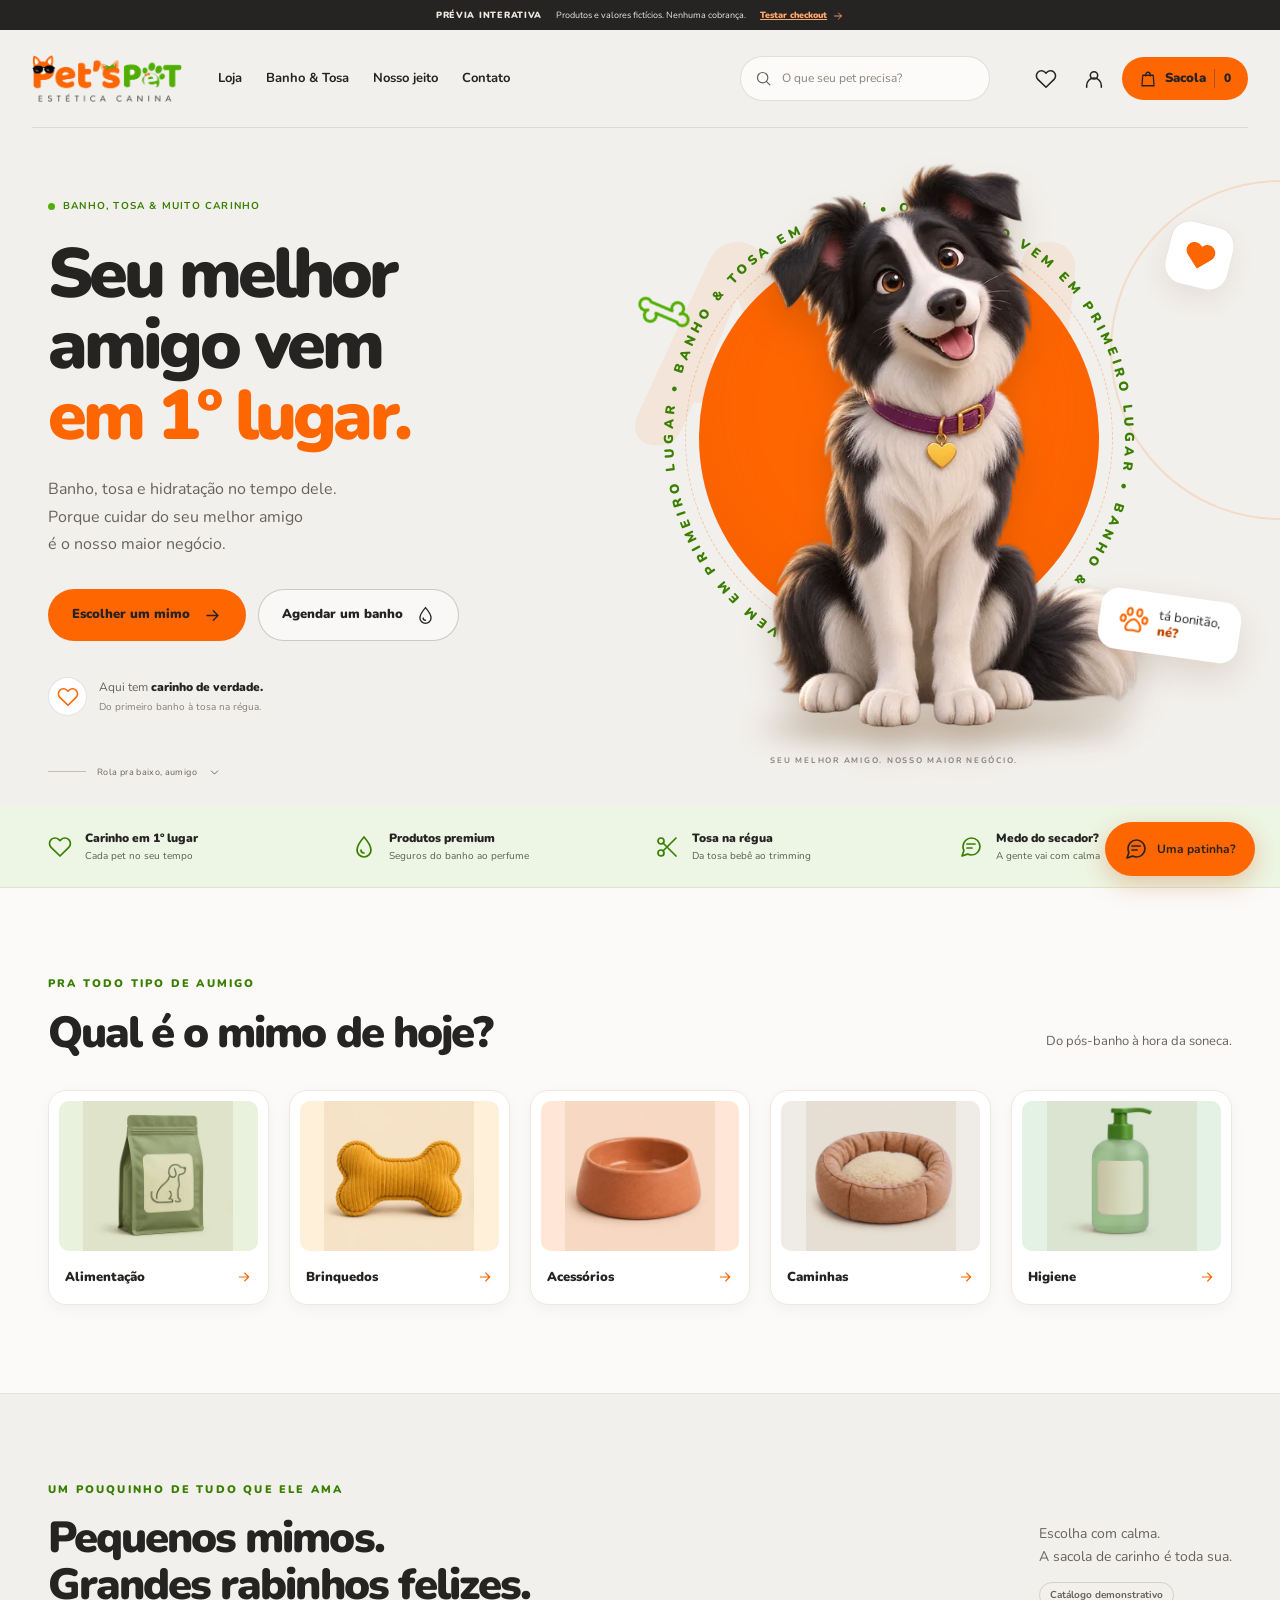
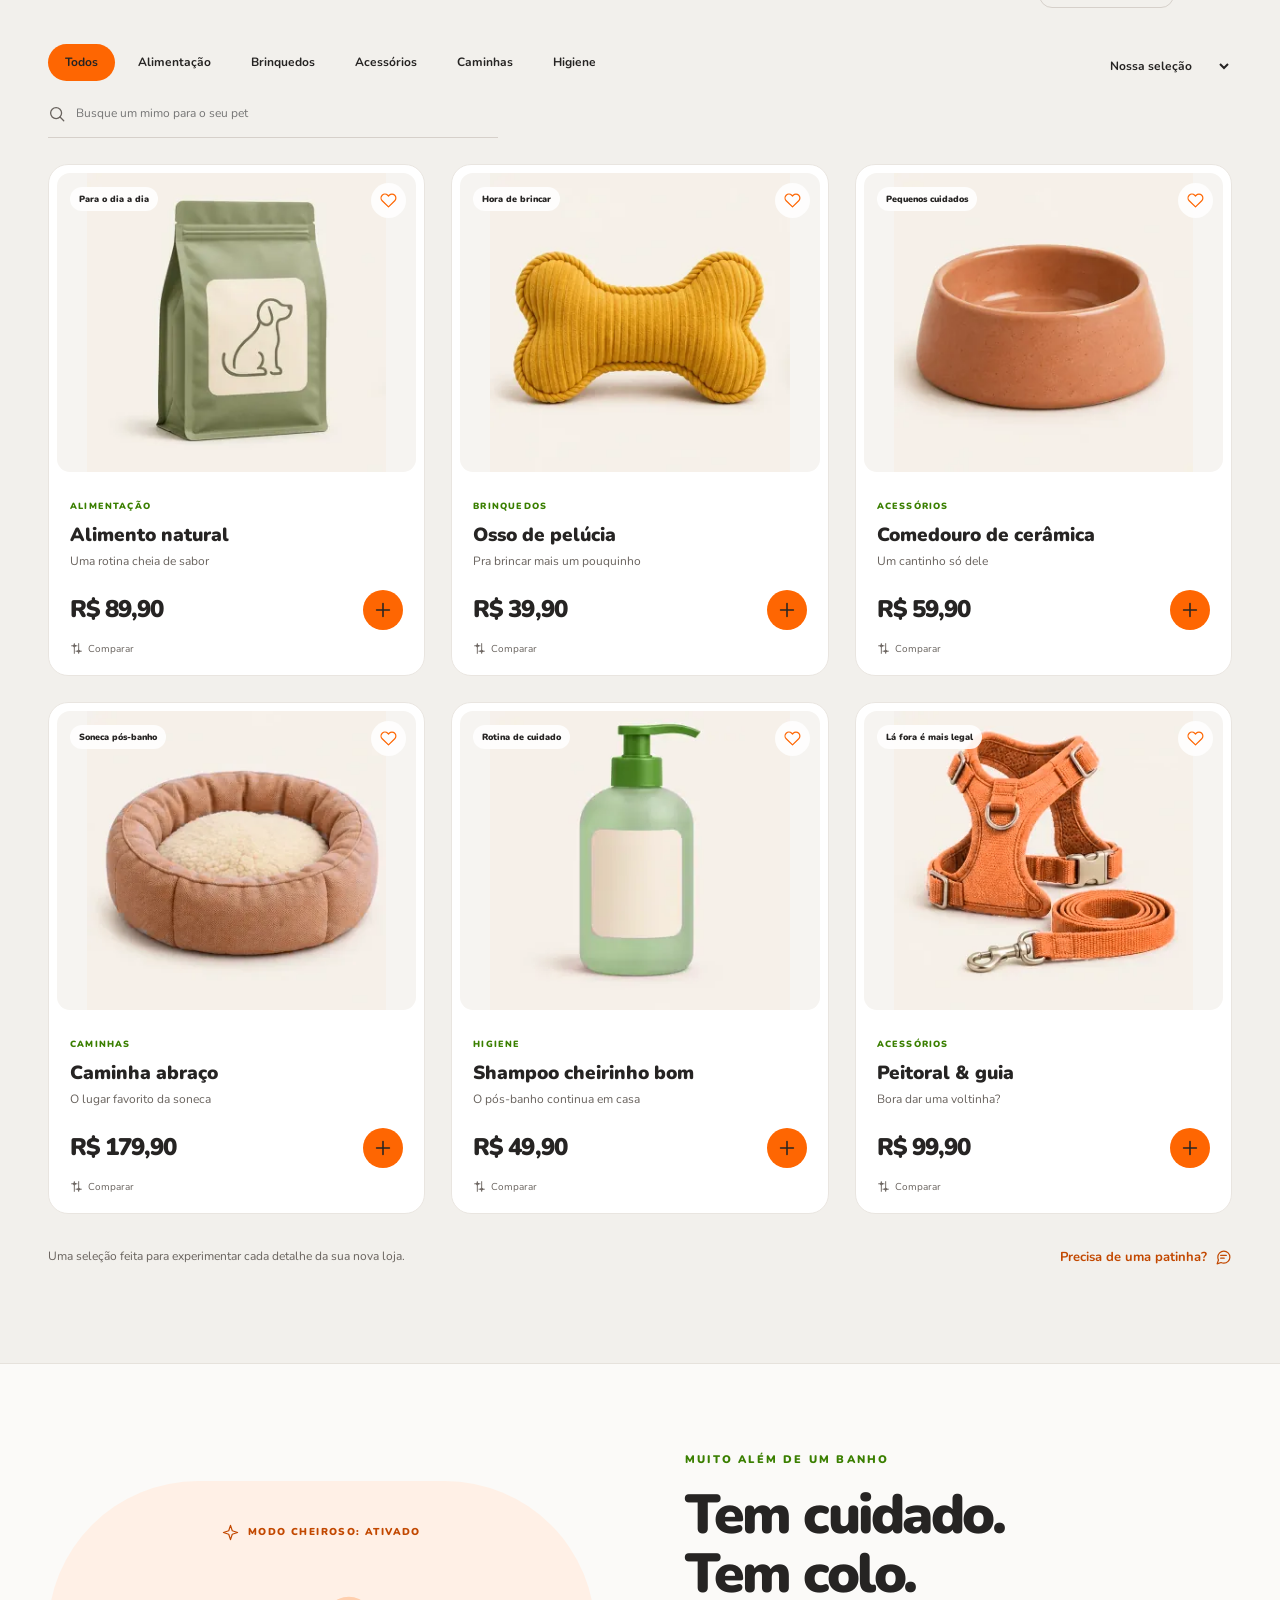
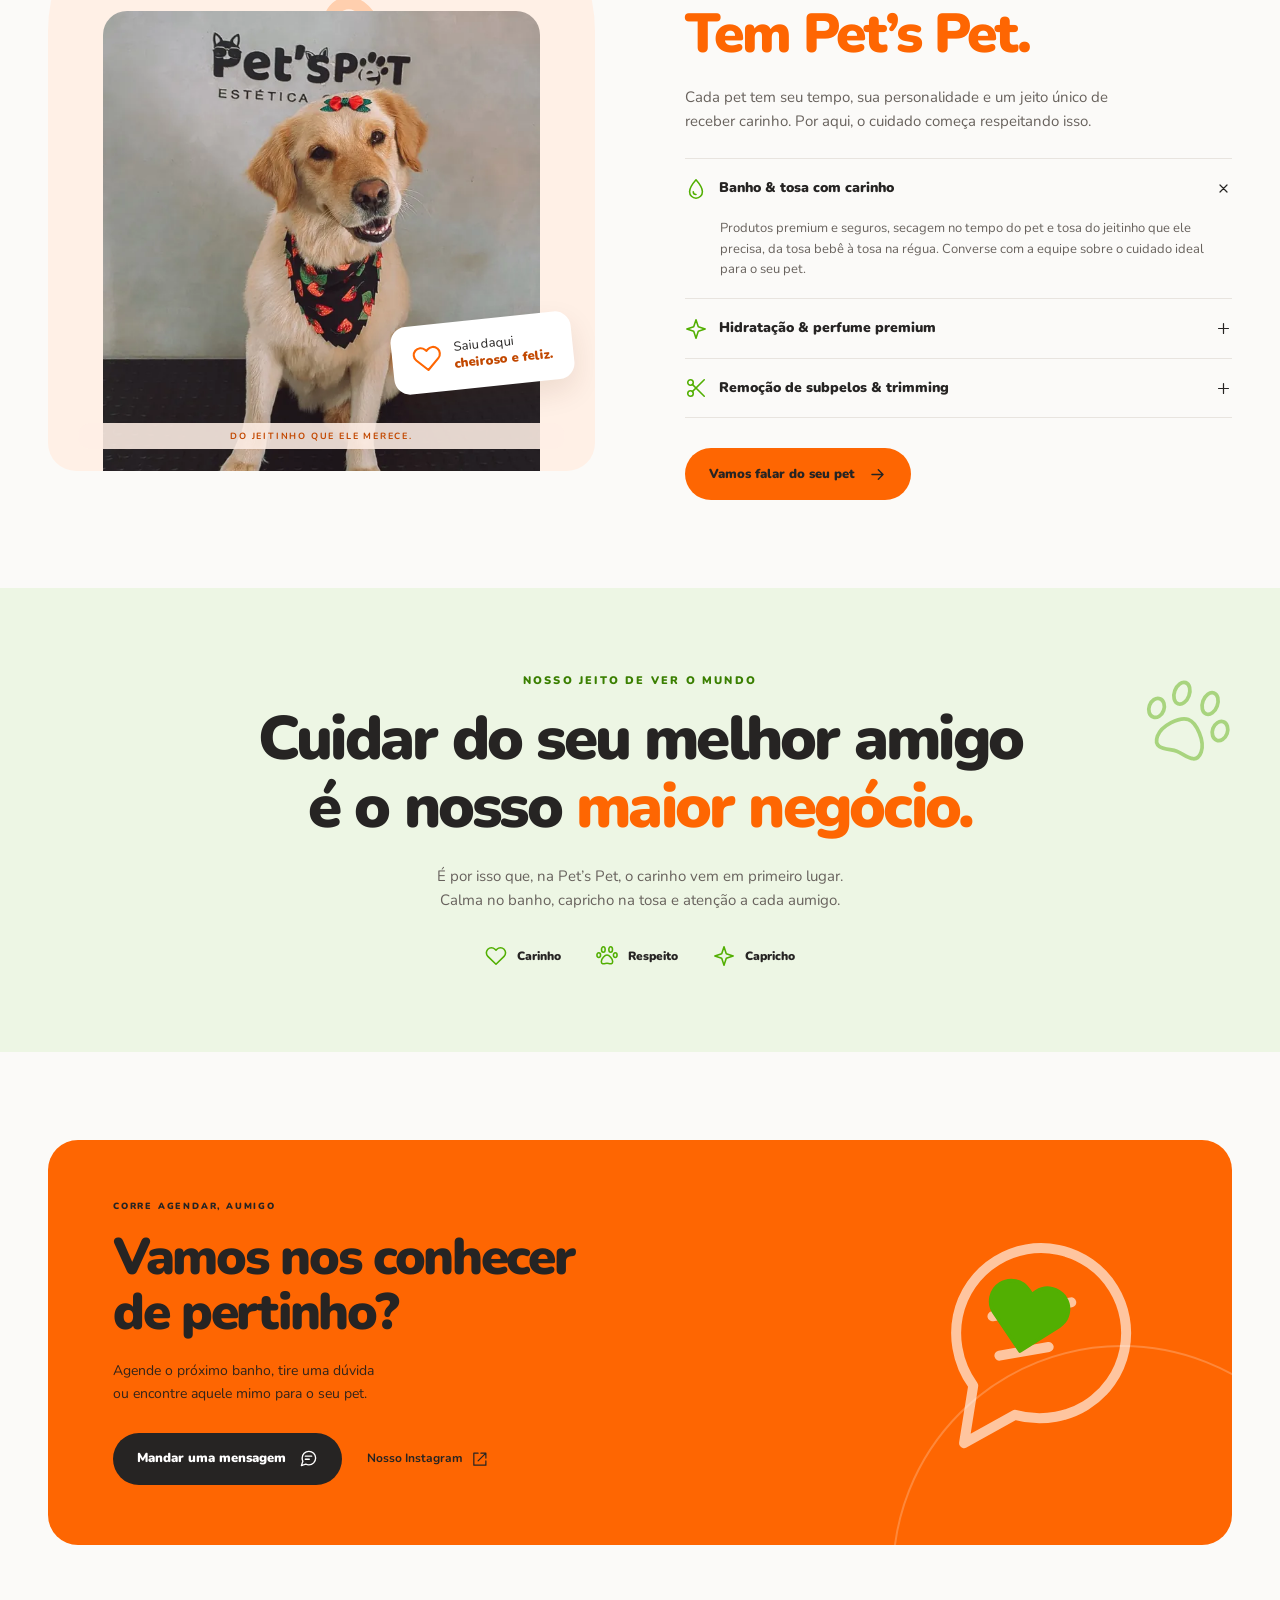
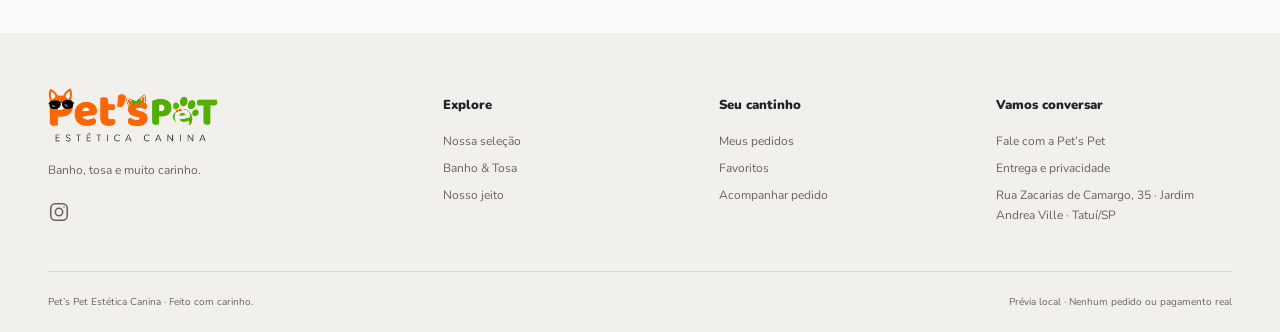
<file: index.html>
<!doctype html>
<html lang="pt-BR">
<head>
  <meta charset="UTF-8"><meta name="viewport" content="width=device-width, initial-scale=1">
  <meta name="description" content="Pet’s Pet Estética Canina, em Tatuí. Banho, tosa e muito carinho. Conheça nosso jeito de cuidar e explore a prévia da loja.">
  <meta name="theme-color" content="#fe6602"><title>Pet’s Pet — Banho, tosa e muito carinho em Tatuí</title>
  <link rel="icon" href="assets/favicon.svg" type="image/svg+xml"><link rel="stylesheet" href="styles.css">
  <link rel="preload" as="image" href="assets/optimized/mascote-778.b80c62d1c0.webp" imagesrcset="assets/optimized/mascote-560.1f71710907.webp 560w, assets/optimized/mascote-778.b80c62d1c0.webp 778w" imagesizes="(max-width: 680px) calc(76vw - 30.4px), (max-width: 960px) 340px, (min-width: 1500px) 520px, 440px" fetchpriority="high"><link rel="preload" as="font" href="assets/optimized/nunito-900.e92326bba0.woff2" type="font/woff2" crossorigin>
  <script defer src="data.js"></script><script defer src="shared.js"></script><script defer src="app.js"></script><script defer src="hero-face.js"></script>
</head>
<body>
  <a class="skip-link" href="#conteudo">Pular para o conteúdo</a>
  <div class="preview-bar">PRÉVIA INTERATIVA <span>Produtos e valores fictícios. Nenhuma cobrança.</span><a href="checkout.html">Testar checkout <span data-icon="arrow"></span></a></div>
  <main id="conteudo">
  <div class="hero-shell">
    <header class="site-header">
      <a class="brand" href="index.html" aria-label="Pet’s Pet Estética Canina — início"><img src="assets/logo-petspet.webp" width="150" height="48" alt="Pet’s Pet Estética Canina"></a>
      <nav class="desktop-nav" aria-label="Navegação principal"><a href="#loja">Loja</a><a href="#cuidados">Banho & Tosa</a><a href="#jeito-petspet">Nosso jeito</a><button data-action="contact">Contato</button></nav>
      <form class="header-search" role="search" id="header-search"><label class="sr-only" for="search-header">Buscar na loja</label><span data-icon="search"></span><input id="search-header" type="search" placeholder="O que seu pet precisa?"><button type="submit" class="sr-only">Buscar</button></form>
      <div class="header-actions"><button class="icon-btn header-extra" data-action="favorites" aria-label="Meus favoritos"><span data-icon="heart"></span></button><button class="icon-btn header-extra" data-action="account" aria-label="Meus pedidos"><span data-icon="user"></span></button><button class="bag-button" data-action="cart" aria-label="Abrir sacola"><span data-icon="bag"></span><span class="bag-label">Sacola</span><span class="cart-count" data-cart-count>0</span></button><button class="icon-btn menu-toggle" id="menu-toggle" aria-label="Abrir menu" aria-expanded="false" aria-controls="mobile-menu"><span data-icon="menu"></span></button></div>
    </header>
    <nav id="mobile-menu" class="mobile-menu" aria-label="Menu celular" hidden><a href="#loja">Explorar a loja <span data-icon="arrow"></span></a><a href="#cuidados">Banho & Tosa <span data-icon="water"></span></a><a href="#jeito-petspet">Nosso jeito <span data-icon="heart"></span></a><button data-action="favorites">Favoritos <span data-icon="heart"></span></button><button data-action="account">Meus pedidos <span data-icon="box"></span></button><button data-action="contact">Vamos conversar <span data-icon="chat"></span></button></nav>
      <section class="hero container" aria-labelledby="hero-title">
        <div class="hero-copy"><div class="hero-kicker"><span class="tiny-dot"></span> BANHO, TOSA & MUITO CARINHO</div><h1 id="hero-title">Seu melhor<br>amigo vem<br><span>em 1º lugar.</span></h1><p>Banho, tosa e hidratação no tempo dele.<br>Porque cuidar do seu melhor amigo<br class="desktop-break"> é o nosso maior negócio.</p><div class="hero-buttons"><a href="#loja" class="btn accent">Escolher um mimo <span data-icon="arrow"></span></a><button class="btn hero-secondary" data-action="contact" data-subject="Quero agendar um banho">Agendar um banho <span data-icon="water"></span></button></div><div class="hero-signature"><span class="signature-icon" data-icon="heart"></span><span>Aqui tem <strong>carinho de verdade.</strong><small>Do primeiro banho à tosa na régua.</small></span></div></div>
        <div class="hero-art" id="hero-art"><span class="hero-word" aria-hidden="true">AU!</span><div class="hero-circle" aria-hidden="true"><svg class="hero-ring" viewBox="0 0 496 496" focusable="false"><defs><path id="hero-ring-path" d="M248 22a226 226 0 1 1 0 452a226 226 0 1 1 0-452"/></defs><text><textPath href="#hero-ring-path" textLength="1410" lengthAdjust="spacing">O CARINHO VEM EM PRIMEIRO LUGAR • BANHO &amp; TOSA EM TATUÍ • O CARINHO VEM EM PRIMEIRO LUGAR • BANHO &amp; TOSA EM TATUÍ •</textPath></text></svg></div><div class="mascot-wrap"><img class="mascot" src="assets/optimized/mascote-778.b80c62d1c0.webp" srcset="assets/optimized/mascote-560.1f71710907.webp 560w, assets/optimized/mascote-778.b80c62d1c0.webp 778w" sizes="(max-width: 680px) calc(76vw - 30.4px), (max-width: 960px) 340px, (min-width: 1500px) 520px, 440px" decoding="async" width="778" height="1000" alt="Mascote ilustrado da Pet’s Pet: um cachorro preto e branco com coleira roxa e pingente de coração" fetchpriority="high"></div><span class="mascot-shadow" aria-hidden="true"></span><span class="floating-bone" data-icon="bone" aria-hidden="true"></span><span class="orbit-heart" data-icon="heart" aria-hidden="true"></span><div class="hero-sticker"><span data-icon="paw"></span><span>tá bonitão,<br><strong>né?</strong></span></div><span class="art-caption">SEU MELHOR AMIGO. NOSSO MAIOR NEGÓCIO.</span></div>
        <a href="#categorias" class="scroll-cue"><span class="scroll-line"></span> Rola pra baixo, aumigo <span data-icon="down"></span></a>
      </section>
  </div>
      <div class="care-strip"><div class="container care-strip-grid"><div><span data-icon="heart"></span><span><strong>Carinho em 1º lugar</strong><small>Cada pet no seu tempo</small></span></div><div><span data-icon="water"></span><span><strong>Produtos premium</strong><small>Seguros do banho ao perfume</small></span></div><div><span data-icon="scissors"></span><span><strong>Tosa na régua</strong><small>Da tosa bebê ao trimming</small></span></div><div><span data-icon="chat"></span><span><strong>Medo do secador?</strong><small>A gente vai com calma</small></span></div></div></div>
      <section class="section container categories-section" id="categorias"><div class="section-heading reveal"><div><p class="eyebrow">PRA TODO TIPO DE AUMIGO</p><h2>Qual é o mimo de hoje?</h2></div><p>Do pós-banho à hora da soneca.</p></div><div class="category-grid" id="category-grid"></div></section>
      <section class="shop-section section" id="loja"><div class="container"><div class="section-heading reveal"><div><p class="eyebrow">UM POUQUINHO DE TUDO QUE ELE AMA</p><h2>Pequenos mimos.<br>Grandes rabinhos felizes.</h2></div><div class="shop-intro"><p>Escolha com calma.<br>A sacola de carinho é toda sua.</p><span class="demo-pill">Catálogo demonstrativo</span></div></div><div class="shop-toolbar"><div class="filter-tabs" id="filter-tabs" role="group" aria-label="Filtrar produtos"></div><label class="sort-label"><span class="sr-only">Ordenar produtos</span><select id="sort-products"><option value="featured">Nossa seleção</option><option value="price-asc">Menor preço</option><option value="price-desc">Maior preço</option><option value="name">Nome: A–Z</option></select></label></div><div class="catalog-search"><span data-icon="search"></span><label class="sr-only" for="catalog-query">Pesquisar produtos</label><input type="search" id="catalog-query" placeholder="Busque um mimo para o seu pet"><button id="clear-search" class="text-btn" hidden>Limpar</button></div><p id="results-status" class="sr-only" role="status"></p><div class="product-grid" id="product-grid"></div><div class="shop-bottom"><p>Uma seleção feita para experimentar cada detalhe da sua nova loja.</p><button class="text-btn" data-action="contact">Precisa de uma patinha? <span data-icon="chat"></span></button></div></div></section>
      <section class="care-story section" id="cuidados"><div class="container care-layout"><div class="care-art reveal"><div class="care-art-label"><span data-icon="sparkle"></span> MODO CHEIROSO: ATIVADO</div><div class="care-paw" aria-hidden="true" data-icon="paw"></div><img src="assets/optimized/salao-960.68bfaf053a.webp" srcset="assets/optimized/salao-640.d8cee1eb43.webp 640w, assets/optimized/salao-960.68bfaf053a.webp 960w" sizes="(max-width: 680px) calc(80vw - 32px), 450px" decoding="async" width="960" height="1200" loading="lazy" alt="Golden retriever de bandana e lacinho sentado na mesa de tosa, em frente ao letreiro Pet’s Pet Estética Canina" class="care-dog care-photo"><div class="care-floating-note"><span data-icon="heart"></span><span>Saiu daqui<br><strong>cheiroso e feliz.</strong></span></div><span class="care-art-bottom">DO JEITINHO QUE ELE MERECE.</span></div><div class="care-copy"><p class="eyebrow reveal">MUITO ALÉM DE UM BANHO</p><h2 class="reveal">Tem cuidado.<br>Tem colo.<br><span>Tem Pet’s Pet.</span></h2><p class="reveal">Cada pet tem seu tempo, sua personalidade e um jeito único de receber carinho. Por aqui, o cuidado começa respeitando isso.</p><div class="service-accordion"><details open class="reveal"><summary><span data-icon="water"></span> Banho & tosa com carinho <span class="accordion-plus" data-icon="plus"></span></summary><p>Produtos premium e seguros, secagem no tempo do pet e tosa do jeitinho que ele precisa, da tosa bebê à tosa na régua. Converse com a equipe sobre o cuidado ideal para o seu pet.</p></details><details class="reveal"><summary><span data-icon="sparkle"></span> Hidratação & perfume premium <span class="accordion-plus" data-icon="plus"></span></summary><p>O toque final do banho: hidratação para os pelos e aquele cheirinho que dura. A equipe explica as opções para cada tipo de pelagem.</p></details><details class="reveal"><summary><span data-icon="scissors"></span> Remoção de subpelos & trimming <span class="accordion-plus" data-icon="plus"></span></summary><p>Para pelagens que soltam muito, como golden, spitz e pastor. Consulte a equipe sobre avaliação e frequência: cada pelagem merece atenção individual.</p></details></div><button class="btn primary reveal" data-action="contact" data-subject="Quero saber mais sobre banho e tosa">Vamos falar do seu pet <span data-icon="arrow"></span></button></div></div></section>
      <section class="philosophy" id="jeito-petspet"><div class="container philosophy-content"><p class="eyebrow reveal">NOSSO JEITO DE VER O MUNDO</p><h2 class="reveal">Cuidar do seu melhor amigo<br>é o nosso <span>maior negócio.</span></h2><p class="reveal">É por isso que, na Pet’s Pet, o carinho vem em primeiro lugar. <br>Calma no banho, capricho na tosa e atenção a cada aumigo.</p><div class="philosophy-icons reveal"><span><i data-icon="heart"></i> Carinho</span><span><i data-icon="paw"></i> Respeito</span><span><i data-icon="sparkle"></i> Capricho</span></div><span class="philosophy-doodle" data-icon="paw" aria-hidden="true"></span></div></section>
      <section class="visit-section section container"><div class="visit-card reveal"><div><p class="eyebrow">CORRE AGENDAR, AUMIGO</p><h2>Vamos nos conhecer<br>de pertinho?</h2><p>Agende o próximo banho, tire uma dúvida<br class="desktop-break"> ou encontre aquele mimo para o seu pet.</p><div class="visit-actions"><button class="btn accent" data-action="contact">Mandar uma mensagem <span data-icon="chat"></span></button><a class="text-btn" href="https://www.instagram.com/pets.pet_/" target="_blank" rel="noopener">Nosso Instagram <span data-icon="external"></span></a></div></div><div class="visit-symbol" aria-hidden="true"><span data-icon="chat"></span><span data-icon="heart"></span></div></div></section>
    </main>
    <footer class="footer"><div class="container footer-grid"><div><a class="brand footer-brand" href="index.html"><img src="assets/logo-petspet.webp" width="170" height="54" alt="Pet’s Pet Estética Canina"></a><p>Banho, tosa e muito carinho.</p><a class="footer-social" href="https://www.instagram.com/pets.pet_/" target="_blank" rel="noopener" aria-label="Pet’s Pet no Instagram"><span data-icon="instagram"></span></a></div><div><h3>Explore</h3><a href="#loja">Nossa seleção</a><a href="#cuidados">Banho & Tosa</a><a href="#jeito-petspet">Nosso jeito</a></div><div><h3>Seu cantinho</h3><button data-action="account">Meus pedidos</button><button data-action="favorites">Favoritos</button><button data-action="tracking">Acompanhar pedido</button></div><div><h3>Vamos conversar</h3><button data-action="contact">Fale com a Pet’s Pet</button><button data-action="policies">Entrega e privacidade</button><span>Rua Zacarias de Camargo, 35 · Jardim Andrea Ville · Tatuí/SP</span></div></div><div class="container footer-bottom"><span>Pet’s Pet Estética Canina · Feito com carinho.</span><span>Prévia local · Nenhum pedido ou pagamento real</span></div></footer>
    <div class="compare-bar" id="compare-bar" hidden><span id="compare-count"></span><button class="btn primary compact" data-action="compare-open">Comparar <span data-icon="compare"></span></button><button class="icon-btn" aria-label="Limpar comparação" data-action="compare-clear"><span data-icon="close"></span></button></div>
    <button class="floating-contact" data-action="contact" aria-label="Conversar com a Pet’s Pet"><span class="contact-symbol" data-icon="chat"></span><span>Uma patinha?</span></button><div class="scroll-progress" id="scroll-progress" aria-hidden="true"></div>
    <noscript><div class="notice">Ative JavaScript para usar a loja, o carrinho e o checkout demonstrativos.</div></noscript>
</body>
</html>
</file>
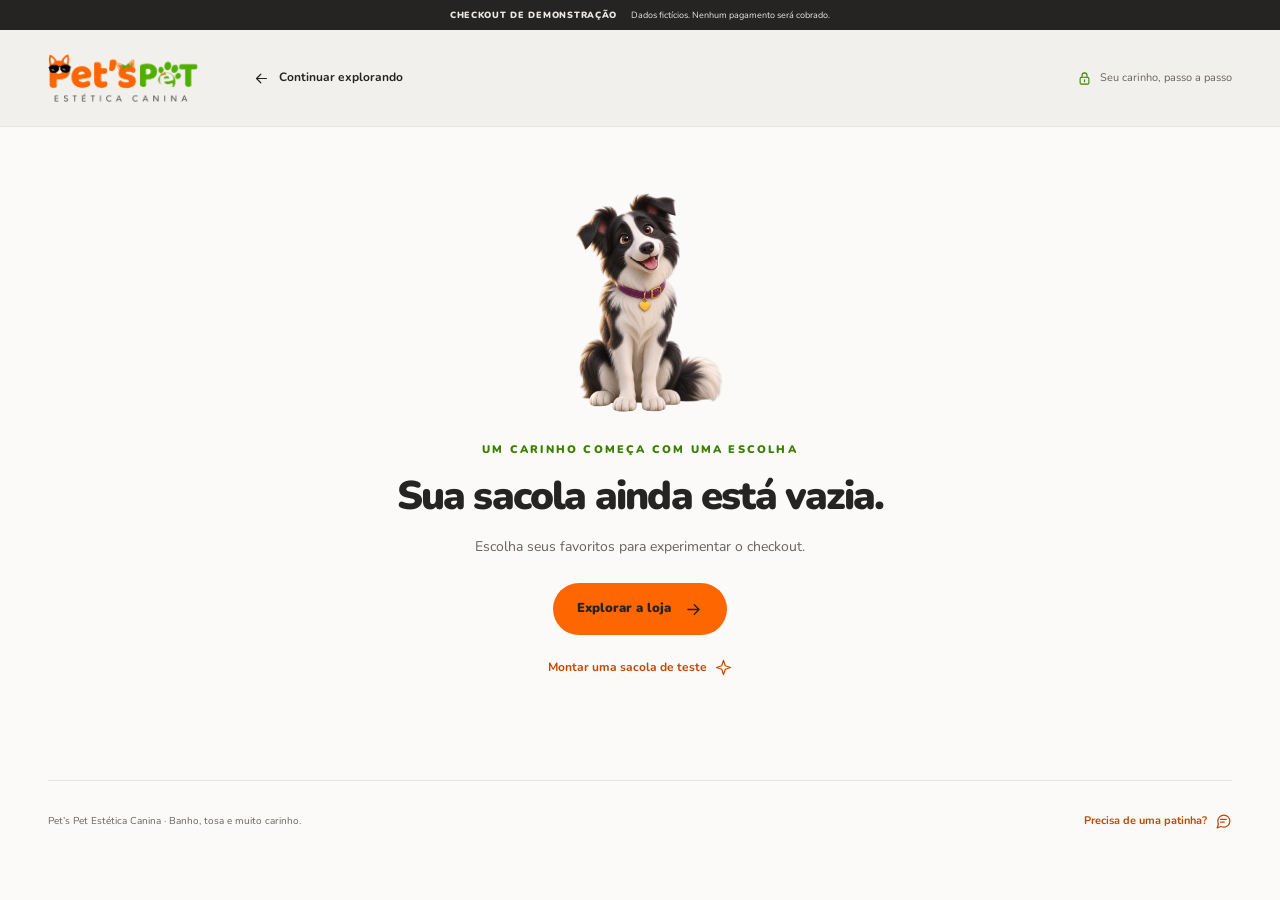
<file: checkout.html>
<!doctype html>
<html lang="pt-BR">
<head><meta charset="UTF-8"><meta name="viewport" content="width=device-width, initial-scale=1"><meta name="theme-color" content="#fe6602"><meta name="robots" content="noindex"><title>Seu próximo carinho — Checkout Pet’s Pet</title><link rel="icon" href="assets/favicon.svg" type="image/svg+xml"><link rel="stylesheet" href="styles.css"><link rel="stylesheet" href="checkout.css"><script defer src="data.js"></script><script defer src="shared.js"></script><script defer src="checkout.js"></script></head>
<body class="checkout-page"><a class="skip-link" href="#checkout-main">Pular para o checkout</a><div class="preview-bar">CHECKOUT DE DEMONSTRAÇÃO <span>Dados fictícios. Nenhum pagamento será cobrado.</span></div><header class="checkout-header"><div class="container"><a href="index.html" class="brand" aria-label="Voltar para a Pet’s Pet"><img src="assets/logo-petspet.webp" alt="Pet’s Pet Estética Canina" width="150" height="48"></a><a class="checkout-back" href="index.html#loja"><span data-icon="back"></span> Continuar explorando</a><span class="checkout-header-note"><span data-icon="lock"></span> Seu carinho, passo a passo</span></div></header>
<main class="container checkout-main" id="checkout-main"><div id="checkout-content"></div></main>
<footer class="checkout-footer container"><span>Pet’s Pet Estética Canina · Banho, tosa e muito carinho.</span><button class="text-btn" data-action="contact">Precisa de uma patinha? <span data-icon="chat"></span></button></footer><noscript><div class="notice">Ative JavaScript para testar o checkout.</div></noscript></body>
</html>
</file>
<file: styles.css>
@font-face{font-family:Nunito;src:url('assets/optimized/nunito-400.3cd46d4da4.woff2') format('woff2');font-style:normal;font-weight:400 600;font-display:swap}
@font-face{font-family:Nunito;src:url('assets/optimized/nunito-700.59014c8977.woff2') format('woff2');font-style:normal;font-weight:700 800;font-display:swap}
@font-face{font-family:Nunito;src:url('assets/optimized/nunito-900.e92326bba0.woff2') format('woff2');font-style:normal;font-weight:900;font-display:swap}
:root{--orange:#fe6602;--orange-dark:#ee5a00;--orange-ink:#c24800;--green:#52af02;--green-dark:#469600;--green-ink:#3a7f00;--ink:#262423;--muted:#68625d;--cream:#fbfaf8;--cloud:#f2f0ec;--peach:#fff0e6;--mint:#edf6e4;--line:#e8e4df;--white:#fff;--ease:cubic-bezier(.2,.75,.25,1)}
*,*::before,*::after{box-sizing:border-box}html{scroll-behavior:smooth;scroll-padding-top:30px}body{margin:0;font-family:Nunito,Arial,sans-serif;color:var(--ink);background:var(--cream);font-size:16px;line-height:1.6;-webkit-font-smoothing:antialiased}button,input,select,textarea{font:inherit}button,a,input,select,textarea{-webkit-tap-highlight-color:transparent}button{cursor:pointer}button{border:0;background:none;color:inherit}a{color:inherit;text-decoration:none}img{max-width:100%;display:block}button:disabled{opacity:.4;cursor:not-allowed}h1,h2,h3,h4,p{margin:0}h1,h2,h3{line-height:1.08}h1,h2{font-weight:900;letter-spacing:-.045em}h2{font-size:clamp(32px,3.4vw,48px)}p{color:var(--muted)}button:focus-visible,a:focus-visible{outline:3px solid var(--orange);outline-offset:5px}input:focus,select:focus,textarea:focus{outline:2px solid var(--orange);outline-offset:2px}[hidden]{display:none!important}.icon{width:22px;height:22px;flex-shrink:0;vertical-align:middle}.sr-only{position:absolute;width:1px;height:1px;padding:0;margin:-1px;overflow:hidden;clip:rect(0,0,0,0);white-space:nowrap;border:0}.container{width:min(1240px,calc(100% - 96px));margin-inline:auto}.section{padding-block:88px}.eyebrow{color:var(--green-ink);font-size:11px;font-weight:900;letter-spacing:.2em;line-height:1.5;margin-bottom:16px}.small{font-size:13px}.muted{color:var(--muted)}.full{width:100%}.skip-link{position:fixed;left:15px;top:-100px;padding:10px 20px;background:white;z-index:100;color:var(--orange-ink)}.skip-link:focus{top:10px}.preview-bar{display:flex;justify-content:center;gap:14px;align-items:center;min-height:30px;background:var(--ink);color:#ece8e3;font-size:9px;letter-spacing:.08em;font-weight:900;padding:5px 18px}.preview-bar>span{font-weight:600;letter-spacing:0}.preview-bar>a{display:flex;align-items:center;gap:5px;text-decoration:underline;letter-spacing:0;color:#ffa86e}.preview-bar .icon{width:12px;height:12px}.hero-shell{background:var(--cloud);color:var(--ink);position:relative;overflow:hidden;isolation:isolate}.site-header{width:min(1340px,calc(100% - 64px));min-height:98px;margin:auto;display:flex;align-items:center;gap:36px;border-bottom:1px solid #2624231a;position:relative;z-index:10}.brand{display:block;flex-shrink:0;width:150px}.brand img{width:100%;height:auto}.desktop-nav{display:flex;align-items:center;gap:24px;white-space:nowrap;font-size:13px;font-weight:800}.desktop-nav button{padding:0}.desktop-nav a,.desktop-nav button{transition:color .2s}.desktop-nav a:hover,.desktop-nav button:hover{color:var(--orange-ink)}.header-search{margin-left:auto;width:250px;display:flex;align-items:center;gap:10px;border:1px solid #26242321;background:#ffffffb8;border-radius:30px;padding:9px 14px}.header-search .icon{width:17px;height:17px;color:var(--muted)}.header-search input{color:var(--ink);background:none;border:0;min-width:0;width:100%;font-size:12px;outline:none}.header-search input::placeholder{color:#8a837d}.header-search:focus-within{outline:2px solid var(--orange);outline-offset:2px}.header-actions{display:flex;gap:8px;align-items:center}.icon-btn{width:40px;height:40px;display:inline-flex;align-items:center;justify-content:center;border-radius:50%;flex-shrink:0;transition:background .2s}.icon-btn:hover{background:#26242310}.bag-button{display:flex;gap:8px;align-items:center;background:var(--orange);color:var(--ink);border-radius:30px;padding:11px 17px;font-weight:900;font-size:13px;white-space:nowrap;transition:transform .2s}.bag-button:hover{transform:translateY(-2px)}.bag-button .icon{width:18px;height:18px}.cart-count{border-left:1px solid #26242352;padding-left:9px;font-size:12px}.menu-toggle{display:none}.hero{display:grid;grid-template-columns:1fr 1fr;position:relative;padding-top:60px;padding-bottom:90px;min-height:660px}.hero-copy{position:relative;z-index:2;padding-top:10px}.hero-kicker{display:flex;align-items:center;gap:8px;font-size:10px;letter-spacing:.12em;font-weight:800;margin-bottom:25px;color:var(--green-ink)}.tiny-dot{width:7px;height:7px;background:var(--green);border-radius:50%}.hero h1{font-size:clamp(55px,5.45vw,80px);line-height:1.02;letter-spacing:-.055em}.hero h1>span{color:var(--orange)}.hero-copy>p{color:var(--muted);font-size:16px;line-height:1.7;margin-top:24px}.hero-buttons{display:flex;gap:12px;margin-top:31px}.btn{display:inline-flex;justify-content:center;align-items:center;gap:13px;min-height:52px;padding:14px 23px;border-radius:30px;font-weight:900;font-size:13px;border:1px solid transparent;line-height:1.35;transition:transform .25s var(--ease),box-shadow .25s,background .2s;white-space:normal}.btn:hover{transform:translateY(-3px)}.btn:active{transform:translateY(0)}.btn .icon{width:19px;height:19px}.btn.primary{background:var(--orange);color:var(--ink)}.btn.primary:hover{background:var(--orange-dark);box-shadow:0 10px 24px #fe660238}.btn.accent{background:var(--orange);color:var(--ink)}.btn.accent:hover{box-shadow:0 10px 26px #fe660245;background:var(--orange-dark)}.btn.hero-secondary{border-color:#26242338;color:var(--ink);background:#ffffff8c}.btn.hero-secondary:hover{background:#fff;border-color:var(--green)}.btn.secondary{border-color:var(--line);background:white;color:var(--orange-ink)}.btn.compact{min-height:42px;padding:10px 17px;font-size:12px}.hero-signature{display:flex;align-items:center;gap:12px;margin-top:36px;font-size:12px;color:var(--muted)}.signature-icon{display:flex;border:1px solid #2624231f;background:#fff;border-radius:50%;height:39px;width:39px;align-items:center;justify-content:center;color:var(--orange)}.hero-signature strong{font-weight:900;color:var(--ink)}.hero-signature small{display:block;color:#857e78;font-size:10px;margin-top:2px}.hero-art{position:relative;min-width:0;min-height:500px;--mouse-x:0px;--mouse-y:0px;--mouse-rotate:0deg}.hero-word{position:absolute;top:22px;left:-10px;font-size:clamp(180px,22vw,325px);font-weight:900;color:#fe660214;letter-spacing:-.08em;line-height:1;user-select:none;will-change:transform}.hero-circle{position:absolute;width:400px;height:400px;background:var(--orange);border-radius:50%;left:10%;top:50px;box-shadow:inset 0 -30px 60px #d9480026}.hero-circle:after{content:'';position:absolute;inset:-14px;border:1.5px dashed #fe66024d;border-radius:50%}.mascot-wrap{position:absolute;width:90%;height:110%;bottom:-25px;left:4%;transform:translate(var(--mouse-x),calc(var(--mouse-y) + var(--scroll-y,0px))) rotate(var(--mouse-rotate));transition:transform .45s var(--ease);z-index:2;will-change:transform}.mascot{width:100%;height:100%;object-fit:contain;object-position:center bottom;filter:drop-shadow(0 22px 16px #5a2a002e);animation:mascot-enter 1.2s var(--ease) both}.mascot-shadow{position:absolute;width:62%;height:27px;bottom:-26px;left:20%;background:#5a2a0038;border-radius:50%;filter:blur(13px)}.floating-bone{position:absolute;left:0;top:100px;transform:rotate(-22deg);color:var(--green);z-index:3;animation:float 6s ease-in-out infinite}.floating-bone .icon{width:48px;height:48px;stroke-width:1.5}.orbit-heart{position:absolute;right:0;top:35px;display:flex;align-items:center;justify-content:center;width:65px;height:65px;border:1px solid var(--line);background:#fff;box-shadow:0 10px 26px #5a2a0014;border-radius:20px;transform:rotate(14deg);color:var(--orange);animation:float 5s ease-in-out infinite reverse}.orbit-heart .icon{width:32px;height:32px;fill:var(--orange);stroke-width:1}.hero-sticker{position:absolute;right:-8px;bottom:60px;display:flex;align-items:center;gap:10px;padding:15px 20px;background:#fff;color:var(--ink);border-radius:18px;transform:rotate(8deg);z-index:3;box-shadow:0 14px 34px #5a2a0024;line-height:1.2;font-size:13px}.hero-sticker .icon{width:29px;height:29px;color:var(--orange)}.hero-sticker strong{font-weight:900;color:var(--orange-ink)}.art-caption{position:absolute;bottom:-52px;left:22%;font-size:8px;letter-spacing:.22em;color:#8a837d;font-weight:800}.scroll-cue{display:flex;align-items:center;gap:11px;position:absolute;bottom:27px;left:0;font-size:9px;letter-spacing:.04em;color:var(--muted)}.scroll-cue .icon{width:13px;height:13px}.scroll-line{height:1px;width:38px;background:#c4bdb6}.care-strip{background:var(--mint);border-bottom:1px solid #d8eac5}.care-strip-grid{display:grid;grid-template-columns:repeat(4,1fr);padding-block:23px;gap:30px}.care-strip-grid>div{display:flex;align-items:center;gap:13px}.care-strip-grid .icon{color:var(--green-ink);width:24px;height:24px}.care-strip-grid strong{display:block;font-size:12px;font-weight:900;color:var(--ink)}.care-strip-grid small{display:block;font-size:10px;color:#566050}.section-heading{display:flex;align-items:flex-end;justify-content:space-between;gap:30px;margin-bottom:34px}.section-heading>p{font-size:13px;margin-bottom:4px}.category-grid{display:grid;grid-template-columns:repeat(5,1fr);gap:20px}.category-card{min-width:0;text-align:left;padding:0;background:white;border-radius:18px;overflow:hidden;box-shadow:0 5px 15px #2624230a;border:1px solid #ebe7e2;transition:transform .35s var(--ease),box-shadow .35s}.category-card:hover{transform:translateY(-7px);box-shadow:0 14px 26px #26242314}.category-art{display:block;background:var(--category-color);height:150px;margin:10px 10px 0;border-radius:10px;overflow:hidden}.category-art img{width:100%;height:100%;object-fit:contain;mix-blend-mode:multiply;transition:transform .5s var(--ease)}.category-card:hover img{transform:scale(1.08) rotate(-3deg)}.category-label{display:flex;align-items:center;justify-content:space-between;padding:16px;font-weight:900;font-size:13px}.category-label .icon{width:16px;height:16px;color:var(--orange)}.shop-section{background:var(--cloud);border-block:1px solid #e6e2dc}.shop-intro{font-size:14px}.demo-pill{display:inline-block;margin-top:14px;font-size:10px;font-weight:800;border:1px solid #d6d0ca;border-radius:20px;padding:4px 10px;color:var(--muted)}.shop-toolbar{display:flex;justify-content:space-between;gap:16px;align-items:center;margin:34px 0 18px}.filter-tabs{display:flex;gap:6px;flex-wrap:wrap}.filter-tab{padding:9px 17px;font-size:12px;font-weight:800;border-radius:25px;transition:background .2s}.filter-tab.active{background:var(--orange);color:var(--ink)}.filter-tab:not(.active):hover{background:#ffe2cf}.sort-label select{border:0;background:transparent;font-weight:800;font-size:12px;color:var(--ink);padding:8px 24px 8px 8px}.catalog-search{display:flex;align-items:center;gap:10px;border-bottom:1px solid #d6d0ca;max-width:450px;margin-bottom:26px;padding-bottom:10px}.catalog-search .icon{width:18px;height:18px;color:var(--muted)}.catalog-search input{background:none;border:0;font-size:13px;min-width:0;flex:1;outline:none}.catalog-search:focus-within{border-color:var(--orange)}.product-grid{display:grid;grid-template-columns:repeat(3,1fr);gap:26px}.product-card{background:#fff;border-radius:20px;overflow:hidden;border:1px solid #e9e5e0;transition:transform .35s var(--ease),box-shadow .35s;animation:reveal .5s var(--ease) both;animation-delay:var(--delay)}.product-card:hover{transform:translateY(-5px);box-shadow:0 16px 32px #26242314}.product-image{position:relative;aspect-ratio:1.2;background:#f6f4f1;overflow:hidden;margin:8px;border-radius:13px}.product-open{width:100%;height:100%;padding:0;display:block}.product-open img{width:100%;height:100%;object-fit:contain;transition:transform .6s var(--ease)}.product-card:hover .product-open img{transform:scale(1.06)}.product-tag{position:absolute;left:13px;top:14px;background:#ffffffde;border-radius:18px;font-size:9px;font-weight:900;padding:5px 9px;pointer-events:none}.favorite-btn{position:absolute;right:10px;top:10px;background:#ffffffd9;width:35px;height:35px;color:var(--orange)}.favorite-btn .icon{width:17px;height:17px}.favorite-btn:hover{background:white}.is-favorite .icon{fill:var(--orange)}.quick-view-btn{position:absolute;bottom:13px;left:50%;transform:translate(-50%,12px);background:#fff;border-radius:25px;padding:9px 16px;font-size:11px;font-weight:900;white-space:nowrap;display:flex;align-items:center;gap:10px;opacity:0;transition:opacity .3s,transform .3s;box-shadow:0 5px 20px #2624231a}.quick-view-btn .icon{width:14px;height:14px}.product-card:hover .quick-view-btn,.product-card:focus-within .quick-view-btn{opacity:1;transform:translate(-50%,0)}.product-info{padding:12px 21px 18px}.product-category{font-size:9px;text-transform:uppercase;letter-spacing:.13em;color:var(--green-ink);font-weight:900}.product-info h3{font-size:19px;letter-spacing:-.02em;margin-top:6px;line-height:1.2}.product-info h3 button{text-align:left;padding:0;font-weight:900}.product-info>p{font-size:12px;margin-top:6px}.product-bottom{display:flex;justify-content:space-between;align-items:center;margin-top:18px}.product-bottom strong{font-size:24px;font-weight:900;letter-spacing:-.04em}.add-button{height:40px;width:40px;display:flex;align-items:center;justify-content:center;border-radius:50%;background:var(--orange);color:var(--ink);transition:background .2s,transform .2s}.add-button:hover{background:var(--ink);color:white;transform:rotate(90deg)}.compare-toggle{display:flex;gap:5px;align-items:center;margin-top:11px;padding:0;font-size:10px;color:var(--muted)}.compare-toggle .icon{width:13px;height:13px}.compare-toggle[aria-pressed=true]{color:var(--orange-ink);font-weight:900}.shop-bottom{display:flex;justify-content:space-between;align-items:center;gap:25px;margin-top:25px;font-size:12px}.text-btn{display:inline-flex;align-items:center;justify-content:center;gap:8px;color:var(--orange-ink);font-size:13px;font-weight:800;padding:8px 0}.text-btn .icon{width:17px;height:17px}.text-btn:hover{text-decoration:underline}.care-layout{display:grid;grid-template-columns:1fr 1fr;gap:90px;align-items:center}.care-art{position:relative;background:var(--peach);border-radius:150px 150px 28px 28px;min-height:590px;overflow:hidden}.care-art-label{position:absolute;top:42px;width:100%;display:flex;align-items:center;justify-content:center;gap:9px;font-size:10px;letter-spacing:.14em;font-weight:900;color:var(--orange-ink)}.care-art-label .icon{width:17px;height:17px}.care-dog{position:absolute;inset:auto 10% 0;width:80%;height:78%;object-fit:contain;object-position:bottom}.care-paw{position:absolute;top:105px;left:50%;transform:translateX(-50%) rotate(-12deg);color:#ffcfae}.care-paw .icon{width:300px;height:300px;stroke-width:1}.care-floating-note{position:absolute;bottom:85px;right:22px;display:flex;gap:12px;align-items:center;background:white;padding:17px 20px;border-radius:16px;transform:rotate(-6deg);box-shadow:0 12px 28px #5a2a001a;line-height:1.3;font-size:13px;color:var(--ink)}.care-floating-note .icon{color:var(--orange);width:30px;height:30px}.care-floating-note strong{font-weight:900;color:var(--orange-ink)}.care-art-bottom{position:absolute;bottom:22px;left:30px;right:30px;font-size:9px;letter-spacing:.2em;text-align:center;font-weight:800;color:var(--orange-ink);background:#fff0e6e0;padding:6px;border-radius:20px}.care-copy h2{font-size:clamp(40px,4.3vw,62px);margin-bottom:22px}.care-copy h2>span{color:var(--orange)}.care-copy>p:not(.eyebrow){max-width:430px;font-size:15px}.service-accordion{margin:25px 0 30px;border-top:1px solid var(--line)}.service-accordion details{border-bottom:1px solid var(--line)}.service-accordion summary{display:flex;align-items:center;gap:12px;padding:18px 0;cursor:pointer;font-weight:900;font-size:14px;list-style:none}.service-accordion summary::-webkit-details-marker{display:none}.service-accordion summary>.icon,.service-accordion summary>span:first-child{color:var(--green)}.accordion-plus{margin-left:auto}.accordion-plus .icon{width:17px;height:17px;transition:transform .2s}.service-accordion details[open] .accordion-plus .icon{transform:rotate(45deg)}.service-accordion details>p{font-size:13px;padding:0 10px 18px 35px}.philosophy{padding:85px 0;background:var(--mint);overflow:hidden}.philosophy-content{position:relative;text-align:center}.philosophy h2{font-size:clamp(34px,4.8vw,65px);line-height:1.1}.philosophy h2 span{color:var(--orange)}.philosophy p:not(.eyebrow){margin-top:23px;font-size:15px}.philosophy-icons{display:flex;justify-content:center;gap:35px;margin-top:33px}.philosophy-icons>span{display:flex;align-items:center;gap:10px;font-size:12px;font-weight:900}.philosophy-icons i{color:var(--green);display:flex}.philosophy-doodle{position:absolute;right:0;top:5px;color:#a8d47e;transform:rotate(20deg)}.philosophy-doodle .icon{width:90px;height:90px;stroke-width:1}.visit-card{background:var(--orange);border-radius:30px;color:var(--ink);position:relative;display:flex;justify-content:space-between;align-items:center;padding:60px 65px;overflow:hidden}.visit-card .eyebrow{color:var(--ink);font-size:9px}.visit-card h2{font-size:clamp(34px,4vw,53px)}.visit-card p:not(.eyebrow){color:#33241a;margin-top:20px;font-size:14px}.visit-actions{display:flex;align-items:center;gap:25px;margin-top:28px}.visit-actions .text-btn{color:var(--ink);font-size:12px}.visit-symbol{position:relative;width:250px;height:250px;flex-shrink:0}.visit-symbol>span:first-child{display:block;transform:rotate(-10deg);color:#ffffff9e}.visit-symbol>span:first-child .icon{width:240px;height:240px;stroke-width:1}.visit-symbol>span:last-child{display:block;position:absolute;left:65px;top:55px;transform:rotate(12deg);color:var(--green)}.visit-symbol>span:last-child .icon{width:90px;height:90px;fill:var(--green);stroke-width:1}.footer{background:var(--cloud);padding-top:55px}.footer-grid{display:grid;grid-template-columns:1.5fr 1fr 1fr 1fr;gap:40px;padding-bottom:42px}.footer-brand{width:170px}.footer-grid h3{font-size:13px;font-weight:900;margin:10px 0 16px}.footer-grid p,.footer-grid a:not(.brand),.footer-grid button,.footer-grid>div>span{display:block;font-size:12px;color:var(--muted);padding:4px 0;text-align:left}.footer-grid p{margin-top:15px}.footer-grid .footer-social{margin-top:13px;color:var(--orange-ink)}.footer-bottom{display:flex;justify-content:space-between;padding-block:22px;border-top:1px solid #dfdad4;font-size:10px;color:var(--muted)}.floating-contact{position:fixed;bottom:24px;right:25px;display:flex;align-items:center;justify-content:center;gap:9px;border-radius:30px;background:var(--orange);color:var(--ink);box-shadow:0 8px 26px #c2480047;padding:15px 19px;font-size:12px;font-weight:800;z-index:15;transition:transform .25s}.floating-contact:hover{transform:translateY(-4px)}.scroll-progress{height:3px;background:linear-gradient(90deg,var(--orange),var(--green));position:fixed;top:0;left:0;width:100%;transform-origin:left;transform:scaleX(0);z-index:99}.compare-bar{position:fixed;bottom:20px;left:50%;transform:translateX(-50%);z-index:18;background:white;border:1px solid var(--line);box-shadow:0 12px 40px #26242326;border-radius:20px;padding:10px 15px;display:flex;align-items:center;gap:18px;font-size:12px;font-weight:800;white-space:nowrap}.compare-bar .icon-btn:hover{background:var(--peach)}
/* Dialogs and store interaction */
.modal-open{overflow:hidden}.modal{border:0;border-radius:24px;width:min(720px,calc(100% - 32px));max-height:90dvh;padding:0;color:var(--ink);background:var(--cream);box-shadow:0 30px 90px #2a160733;overflow:auto}.modal::backdrop{background:#1e171266;backdrop-filter:blur(5px)}.modal[open]{animation:dialog-in .3s var(--ease)}.modal-header{display:flex;justify-content:space-between;align-items:center;gap:20px;padding:24px 30px 20px;background:var(--cream);position:sticky;top:0;z-index:3;border-bottom:1px solid var(--line)}.modal-header h2{font-size:26px;letter-spacing:-.035em}.modal-header .icon-btn:hover{background:var(--peach)}.modal-body{padding:25px 30px 30px}.modal.drawer{margin:0 0 0 auto;height:100dvh;max-height:100dvh;width:min(490px,100%);border-radius:22px 0 0 22px}.modal.drawer[open]{animation:drawer-in .35s var(--ease)}.modal.wide{width:min(900px,calc(100% - 32px))}.heading-count{font-size:14px;background:var(--peach);padding:3px 9px;border-radius:50%;vertical-align:middle;color:var(--orange-ink)}.cart-line{display:flex;gap:14px;padding:20px 0;border-bottom:1px solid var(--line);align-items:flex-start}.cart-line>img{width:80px;height:85px;object-fit:contain;border-radius:12px;background:#f6f3ec}.cart-line-info{flex:1;min-width:0}.cart-line h3{font-size:14px;line-height:1.3;font-weight:900}.cart-line-info>span{color:var(--muted);font-size:12px}.quantity{display:inline-flex;align-items:center;gap:8px;border:1px solid var(--line);border-radius:20px;margin-top:9px;overflow:hidden}.quantity button{height:30px;width:30px;display:flex;align-items:center;justify-content:center}.quantity button:hover{background:var(--peach)}.quantity .icon{width:13px;height:13px}.quantity>span{font-size:12px;font-weight:800;min-width:13px;text-align:center}.cart-line-price{display:flex;align-items:flex-end;flex-direction:column;gap:8px;font-size:13px}.cart-line-price .text-btn{font-size:10px;color:var(--muted)}.cart-bottom{padding-top:28px}.summary-row{display:flex;justify-content:space-between;gap:15px;align-items:baseline;padding:6px 0;font-size:14px}.summary-row strong{font-weight:900}.cart-bottom>p{margin:8px 0 18px}.empty-state{padding:36px 0;text-align:center}.empty-state>.icon{width:48px;height:48px;color:var(--orange);margin:0 auto 20px}.empty-state h3{font-size:24px;max-width:340px;margin:auto;font-weight:900;line-height:1.15}.empty-state p{margin:15px auto 22px;max-width:380px;font-size:14px}.no-results{grid-column:1/-1}.quick-view{display:grid;grid-template-columns:1fr 1fr;gap:30px;align-items:center}.quick-image{background:var(--product-bg);border-radius:18px;overflow:hidden}.quick-image img{mix-blend-mode:multiply}.quick-view h3{font-size:28px;font-weight:900}.quick-view p:not(.eyebrow){font-size:13px;margin:14px 0}.quick-price{font-size:28px;display:block;margin:16px 0;font-weight:900;letter-spacing:-.04em}.quick-view select{width:100%}.field-label,label{font-size:12px;font-weight:800}.field-label{display:block;margin-bottom:6px}input:not([type=radio]):not([type=checkbox]),select,textarea{border:1px solid var(--line);background:white;padding:12px 14px;border-radius:10px;color:var(--ink);width:100%;min-width:0;font-size:14px}textarea{resize:vertical}label>input,label>select,label>textarea{display:block;margin-top:7px}.header-search input:not([type=radio]),.catalog-search input:not([type=radio]){background:transparent;border:0;padding:0;border-radius:0;font-size:12px}.header-search input:not([type=radio]){color:var(--ink)}.form-stack{display:flex;flex-direction:column;gap:20px}.modal-body>.muted{margin-bottom:22px;font-size:14px}.demo-note{background:var(--peach);display:flex;gap:10px;align-items:flex-start;padding:13px 15px;border-radius:12px;font-size:12px;color:var(--orange-ink)}.demo-note .icon{width:17px;height:17px;margin-top:2px}.notice{padding:20px;border:1px solid var(--line);border-radius:12px;background:white}.notice p{font-size:13px;margin-top:8px}.field-error{font-size:12px;color:#b32644;margin-top:5px}.account-actions{display:flex;gap:12px;margin-bottom:28px;flex-wrap:wrap}.order-item{display:flex;justify-content:space-between;align-items:center;padding:18px 0;border-bottom:1px solid var(--line);font-size:13px}.order-item small{display:block;color:var(--muted);margin-top:5px}.compare-table{overflow-x:auto}.compare-table table{width:100%;border-collapse:collapse;min-width:430px;font-size:12px}.compare-table th,.compare-table td{padding:15px 10px;text-align:left;border-bottom:1px solid var(--line)}.compare-table thead img{width:100px;height:100px;object-fit:contain;border-radius:12px;margin-bottom:10px}.compare-table thead th{min-width:130px}.toast{position:fixed;left:50%;bottom:30px;transform:translate(-50%,20px);opacity:0;pointer-events:none;padding:14px 22px;background:var(--ink);color:#fff;border-radius:14px;font-size:13px;font-weight:800;z-index:1000;transition:opacity .2s,transform .25s;max-width:calc(100% - 40px);width:max-content;box-shadow:0 8px 25px #2624232b}.toast.visible{transform:translate(-50%,0);opacity:1}.reveal{opacity:0;transform:translateY(25px);transition:opacity .7s var(--ease),transform .7s var(--ease);transition-delay:var(--delay,0ms)}.reveal.is-visible{opacity:1;transform:translateY(0)}
@keyframes reveal{from{opacity:0;transform:translateY(16px)}to{opacity:1;transform:translateY(0)}}@keyframes mascot-enter{from{opacity:0;transform:translateY(40px) rotate(3deg)}to{opacity:1;transform:translateY(0) rotate(0)}}@keyframes float{0%,100%{translate:0 0}50%{translate:0 -12px}}@keyframes drawer-in{from{transform:translateX(100%);opacity:.5}to{transform:translateX(0);opacity:1}}@keyframes dialog-in{from{transform:translateY(14px) scale(.98);opacity:0}to{transform:translateY(0) scale(1);opacity:1}}
@media(min-width:1500px){.hero{min-height:720px}.hero-copy{padding-top:30px}.mascot-wrap{height:112%;width:96%;left:0}.hero-circle{width:460px;height:460px}.hero h1{font-size:86px}}
@media(max-width:1180px){.site-header{gap:22px}.desktop-nav{gap:16px}.header-search{width:190px}.header-extra{display:none}.hero-buttons{gap:10px;flex-wrap:wrap}.hero-buttons .btn{padding:13px 18px}.hero{min-height:640px}.hero h1{font-size:64px}.hero-circle{width:330px;height:330px;top:80px}.hero-sticker{right:-5px;bottom:55px}.care-layout{gap:55px}.care-art{min-height:560px}.category-art{height:125px}.care-strip-grid{gap:18px}.visit-card{padding:45px}.visit-symbol{width:200px}.visit-symbol>span:first-child .icon{width:200px;height:200px}.visit-symbol>span:last-child{left:55px;top:60px}.visit-symbol>span:last-child .icon{width:70px;height:70px}}
@media(max-width:960px){.container{width:calc(100% - 48px)}.site-header{width:calc(100% - 48px);min-height:85px;gap:20px}.desktop-nav{display:none}.header-search{width:auto;flex:1}.menu-toggle{display:flex}.hero{padding-top:45px;min-height:590px;grid-template-columns:1.05fr 1fr}.hero h1{font-size:56px}.hero-kicker{font-size:8px}.hero-art{min-height:440px}.hero-circle{width:280px;height:280px;left:5%;top:65px}.mascot-wrap{width:112%;height:105%;left:-5%}.hero-sticker{font-size:11px;padding:12px;right:-5px;bottom:30px}.hero-sticker .icon{width:22px;height:22px}.hero-signature{margin-top:25px}.hero-copy>p{font-size:14px}.orbit-heart{width:48px;height:48px;right:0;top:10px}.floating-bone{top:100px;left:0}.floating-bone .icon{width:35px;height:35px}.art-caption{font-size:6px;bottom:-40px}.mobile-menu{position:absolute;top:85px;left:24px;right:24px;z-index:20;background:#fff;color:var(--ink);border-radius:16px;padding:18px;box-shadow:0 20px 40px #2a160726}.mobile-menu a,.mobile-menu button{display:flex;justify-content:space-between;align-items:center;width:100%;padding:12px 8px;font-weight:800;font-size:14px;border-bottom:1px solid var(--line)}.care-strip-grid{gap:20px;grid-template-columns:repeat(2,1fr)}.section{padding-block:65px}.category-grid{gap:12px}.category-art{height:105px;margin:7px 7px 0}.category-label{padding:12px;font-size:11px}.category-label .icon{width:13px;height:13px}.section-heading h2{font-size:36px}.section-heading>p{max-width:200px}.product-grid{gap:16px}.product-info{padding:10px 15px 14px}.product-info h3{font-size:17px}.product-tag{font-size:8px;left:8px;max-width:65%}.product-bottom strong{font-size:22px}.product-image{aspect-ratio:1}.quick-view-btn{font-size:10px;padding:6px 10px}.care-layout{gap:35px}.care-art{min-height:500px}.care-copy h2{font-size:44px}.care-copy>p:not(.eyebrow){font-size:13px}.service-accordion summary{font-size:12px}.care-floating-note{font-size:11px;right:10px;padding:12px}.care-art-label{font-size:8px}.philosophy-doodle .icon{width:60px;height:60px}.visit-symbol{display:none}.visit-card{padding:40px}.footer-grid{gap:25px}.footer-grid h3{font-size:12px}.footer-grid a:not(.brand),.footer-grid button{font-size:11px}}
@media(max-width:680px){.container{width:calc(100% - 40px)}.preview-bar{font-size:8px;gap:8px;padding:5px 10px;min-height:29px}.preview-bar>span{font-size:8px}.preview-bar>a{display:none}.site-header{width:calc(100% - 36px);min-height:78px;gap:15px}.brand{width:126px}.header-search{display:none}.header-actions{margin-left:auto;gap:6px}.bag-button{padding:10px 12px;gap:6px}.bag-label{display:none}.bag-button .icon{width:18px}.menu-toggle{width:34px}.mobile-menu{top:77px;left:18px;right:18px}.hero{display:flex;flex-direction:column;padding-top:34px;padding-bottom:48px;min-height:0}.hero-copy{padding:0;z-index:4}.hero-kicker{font-size:8px;margin-bottom:17px;letter-spacing:.1em}.hero h1{font-size:clamp(48px,11.7vw,73px);line-height:1.01;letter-spacing:-.045em}.hero-copy>p{font-size:13px;margin-top:20px;line-height:1.65;max-width:290px}.hero-buttons{margin-top:24px;gap:10px}.hero-buttons .btn{font-size:11px;min-height:48px;padding:12px 15px;gap:8px}.hero-buttons .icon{width:16px;height:16px}.hero-signature{margin-top:23px;font-size:10px;gap:9px}.hero-signature small{font-size:9px}.signature-icon{height:31px;width:31px}.signature-icon .icon{width:17px;height:17px}.hero-art{width:100%;min-height:365px;margin-top:5px}.mascot-wrap{left:14%;width:76%;height:110%;bottom:-7px}.hero-word{top:40px;left:12px;font-size:215px;color:#fe660214}.hero-circle{width:280px;height:280px;left:50%;transform:translateX(-50%);top:60px}.floating-bone{left:4%;top:140px}.floating-bone .icon{width:40px;height:40px}.orbit-heart{right:1%;top:45px;transform:rotate(13deg)}.hero-sticker{bottom:33px;right:0;font-size:11px;padding:13px 15px;border-radius:14px;transform:rotate(8deg)}.mascot-shadow{bottom:-2px;left:22%;width:60%}.art-caption{font-size:6px;left:50%;bottom:-17px;transform:translateX(-50%);white-space:nowrap}.scroll-cue{display:none}.care-strip-grid{gap:20px 12px;padding-block:22px}.care-strip-grid>div{gap:9px}.care-strip-grid .icon{width:21px;height:21px}.care-strip-grid strong{font-size:10px}.care-strip-grid small{font-size:8px}.section{padding-block:54px}.eyebrow{font-size:9px;letter-spacing:.12em;margin-bottom:12px}.section-heading{display:block;margin-bottom:25px}.section-heading h2{font-size:32px}.section-heading>p{font-size:12px;max-width:none;margin-top:12px}.category-grid{display:flex;overflow-x:auto;scroll-snap-type:x mandatory;gap:12px;margin-inline:-20px;padding:0 20px 15px;scrollbar-width:thin}.category-card{min-width:135px;max-width:135px;scroll-snap-align:start}.category-art{height:112px}.category-label{font-size:12px;padding:12px}.shop-intro{display:flex;gap:20px;justify-content:space-between;align-items:center;margin-top:20px;font-size:12px}.demo-pill{margin:0;font-size:8px;padding:5px 8px;text-align:center}.shop-toolbar{align-items:flex-start;gap:8px;flex-direction:column;margin-top:24px}.filter-tabs{flex-wrap:nowrap;overflow:auto;width:calc(100% + 40px);margin-left:-20px;padding:0 20px 5px;scrollbar-width:none}.filter-tab{white-space:nowrap;font-size:11px;padding:8px 13px}.sort-label{align-self:flex-end}.sort-label select{font-size:11px;padding:5px 22px 5px 5px}.catalog-search{margin-bottom:22px}.product-grid{grid-template-columns:repeat(2,minmax(0,1fr));gap:14px 10px}.product-card{border-radius:15px}.product-image{margin:5px;border-radius:10px}.product-tag{font-size:6px;left:6px;top:9px;padding:3px 5px;max-width:69%}.favorite-btn{width:28px;height:28px;top:5px;right:4px}.favorite-btn .icon{width:14px;height:14px}.product-info{padding:9px 11px 13px}.product-category{font-size:7px;letter-spacing:.07em}.product-info h3{font-size:15px;line-height:1.15;min-height:35px}.product-info>p{font-size:10px;line-height:1.4;min-height:28px}.product-bottom{margin-top:13px}.product-bottom strong{font-size:19px}.add-button{width:32px;height:32px}.add-button .icon{width:18px;height:18px}.compare-toggle{font-size:9px;margin-top:9px}.quick-view-btn{display:none}.shop-bottom{flex-direction:column;align-items:flex-start;gap:10px;font-size:10px;margin-top:20px}.shop-bottom .text-btn{font-size:11px}.care-layout{display:flex;flex-direction:column;gap:34px}.care-art{width:100%;min-height:425px;border-radius:100px 100px 23px 23px}.care-dog{height:83%}.care-art-label{top:27px;font-size:8px}.care-floating-note{bottom:64px;right:20px;font-size:12px;padding:16px}.care-paw{top:65px}.care-copy{width:100%}.care-copy h2{font-size:45px}.care-copy>p:not(.eyebrow){font-size:14px}.service-accordion summary{font-size:13px;padding:17px 0}.service-accordion details>p{font-size:12px}.philosophy{padding:57px 0}.philosophy h2{font-size:33px}.philosophy p:not(.eyebrow){font-size:12px;line-height:1.7;margin-top:19px}.philosophy p br{display:none}.philosophy-icons{gap:19px;margin-top:25px}.philosophy-icons>span{gap:6px;font-size:10px}.philosophy-icons .icon{width:17px;height:17px}.philosophy-doodle{display:none}.visit-card{padding:34px 25px;border-radius:23px}.visit-card h2{font-size:33px}.visit-card .eyebrow{font-size:8px;max-width:230px}.visit-card p:not(.eyebrow){font-size:12px;margin-top:17px}.visit-actions{align-items:flex-start;flex-direction:column;gap:12px;margin-top:23px}.visit-actions .btn{font-size:12px}.visit-actions .text-btn{font-size:11px}.desktop-break{display:none}.footer{padding-top:36px}.footer-grid{grid-template-columns:1fr 1fr;gap:25px 20px;padding-bottom:30px}.footer-brand{width:130px}.footer-grid p{font-size:10px}.footer-grid h3{margin-bottom:12px}.footer-grid a:not(.brand),.footer-grid button,.footer-grid>div>span{font-size:11px;padding-block:6px}.footer-bottom{flex-direction:column;gap:5px;font-size:9px;padding-bottom:28px}.floating-contact{bottom:18px;right:16px;padding:13px;box-shadow:0 6px 22px #c248003d}.floating-contact>span:last-child{display:none}.floating-contact .icon{width:21px;height:21px}.compare-bar{bottom:15px;gap:10px;padding:8px 10px;border-radius:14px;max-width:calc(100% - 20px);font-size:10px}.compare-bar .btn{font-size:11px;min-height:38px;padding:9px 12px}.compare-bar .icon-btn{width:30px;height:30px}.compare-bar:not([hidden])~.floating-contact{bottom:90px}.modal-header{padding:19px 20px 15px}.modal-header h2{font-size:23px}.modal-body{padding:20px}.modal{border-radius:20px}.modal.drawer{border-radius:20px 0 0 20px}.cart-line{gap:10px}.cart-line>img{width:65px;height:75px}.cart-line h3{font-size:12px}.cart-line-price{font-size:12px}.quick-view{grid-template-columns:1fr;gap:20px}.quick-image{height:210px}.quick-image img{height:100%;width:100%;object-fit:contain}.quick-view h3{font-size:26px}.quick-view p:not(.eyebrow){margin:10px 0;font-size:12px}.quick-price{font-size:26px;margin:12px 0}.quick-view>.quick-image+div>.eyebrow{margin-bottom:8px}.toast{bottom:80px;font-size:12px;padding:12px 17px}.empty-state h3{font-size:22px}.empty-state p{font-size:13px}.account-actions .btn{font-size:12px;padding:11px 15px}}
@media(max-width:360px){.hero-buttons{flex-direction:column;align-items:flex-start}.hero-buttons .btn{min-width:215px}.hero h1{font-size:46px}.hero-art{min-height:320px}.hero-circle{width:245px;height:245px}.hero-word{font-size:180px}.product-bottom strong{font-size:17px}.product-info h3{font-size:13px}.care-strip-grid strong{font-size:9px}.care-strip-grid small{font-size:7px}.preview-bar{font-size:7px}.preview-bar>span{font-size:7px}.section-heading h2{font-size:29px}.philosophy-icons{gap:11px}.philosophy-icons>span{font-size:9px}.visit-card{padding:27px 21px}.visit-card h2{font-size:30px}}
@media(prefers-reduced-motion:reduce){html{scroll-behavior:auto}*,*::before,*::after{animation:none!important;transition:none!important;scroll-behavior:auto!important}.reveal{opacity:1;transform:none}.mascot-wrap,.hero-word{transform:none!important}}

/* Scoped adjustments: original-pixel facial motion, supplied photo and contact control. */
#hero-art .mascot-face{position:absolute;inset:0;pointer-events:none;filter:none}
#cuidados .care-dog.care-photo{object-fit:cover;object-position:50% 38%;border-radius:24px 24px 0 0}
.floating-contact{min-height:52px;line-height:1;gap:9px;right:max(25px,env(safe-area-inset-right,0px));bottom:calc(24px + env(safe-area-inset-bottom,0px))}
.floating-contact>.contact-symbol{display:inline-flex;align-items:center;justify-content:center;width:24px;height:24px;flex:0 0 24px}
.floating-contact>.contact-symbol>.icon{display:block;width:24px;height:24px;vertical-align:initial}
@media(max-width:680px){
  .floating-contact{width:52px;height:52px;min-width:52px;min-height:52px;padding:0;border-radius:50%;gap:0;right:max(16px,env(safe-area-inset-right,0px));bottom:calc(18px + env(safe-area-inset-bottom,0px))}
  .compare-bar:not([hidden])~.floating-contact{bottom:calc(90px + env(safe-area-inset-bottom,0px))}
}

/* Pet's Pet identity: curved text around the hero circle, soft brand arcs and the visit CTA on orange. */
.hero-shell:after{content:'';position:absolute;border-radius:50%;pointer-events:none;z-index:-1;width:340px;height:340px;right:-170px;top:150px;border:2px solid #fe660226}
.hero-ring{position:absolute;left:-12%;top:-12%;width:124%;height:124%;color:var(--green-ink);overflow:visible;animation:ring-spin 70s linear infinite}
.hero-ring text{font-family:Nunito,Arial,sans-serif;font-size:13px;font-weight:900;letter-spacing:.2em;fill:currentColor}
.visit-card .btn.accent{background:var(--ink);color:#fff}.visit-card .btn.accent:hover{background:#000;box-shadow:0 10px 26px #5a2a0040}
.visit-card .text-btn:hover{text-decoration-color:var(--ink)}
.visit-card:before{content:'';position:absolute;width:460px;height:460px;right:-120px;bottom:-260px;border-radius:50%;border:2px solid #ffffff38;pointer-events:none}
@keyframes ring-spin{to{transform:rotate(360deg)}}
@media(max-width:680px){.hero-shell:after{display:none}.hero-ring text{font-size:14px}}
</file>
<file: checkout.css>
.checkout-page{background:var(--cream)}.checkout-header{background:var(--cloud);color:var(--ink);border-bottom:1px solid var(--line)}.checkout-header>.container{display:flex;gap:35px;align-items:center;min-height:96px}.checkout-header .brand{width:150px}.checkout-back{display:flex;align-items:center;gap:9px;margin-left:20px;font-size:12px;font-weight:800;color:var(--ink)}.checkout-back .icon{width:17px;height:17px}.checkout-header-note{margin-left:auto;display:flex;align-items:center;gap:8px;font-size:11px;color:var(--muted)}.checkout-header-note .icon{width:15px;height:15px;color:var(--green-ink)}.checkout-main{padding-block:50px 55px;min-height:70vh}.checkout-title{margin-bottom:30px}.checkout-title h1{font-size:clamp(34px,3.5vw,48px)}.checkout-title h1>span{color:var(--orange)}.checkout-title>p:last-child{font-size:14px;margin-top:12px}.checkout-steps{list-style:none;display:flex;gap:0;align-items:center;margin:0 0 35px;padding:0;max-width:600px}.checkout-steps li{flex:1;position:relative}.checkout-steps li:after{content:'';height:1px;background:#ddd8d2;position:absolute;left:45px;right:0;top:19px;z-index:-1}.checkout-steps li:last-child:after{display:none}.checkout-steps button{display:flex;gap:10px;align-items:center;font-size:12px;font-weight:800;background:var(--cream);padding:0 14px 0 0}.checkout-steps button>span{display:flex;align-items:center;justify-content:center;height:38px;width:38px;border-radius:50%;border:1px solid #d9d3cd;color:var(--muted);background:var(--cream);font-size:11px;font-weight:900}.checkout-steps .current button>span{background:var(--orange);border-color:var(--orange);color:var(--ink);box-shadow:0 0 0 5px #fe66021f}.checkout-steps .current{color:var(--orange-ink)}.checkout-steps .complete button>span{background:var(--mint);color:var(--green-ink);border-color:#c6e2aa}.checkout-steps .icon{width:16px;height:16px}.checkout-layout{display:grid;grid-template-columns:minmax(0,1.12fr) minmax(0,.88fr);gap:35px;align-items:start}.checkout-form-card{background:white;border:1px solid var(--line);border-radius:22px;padding:34px}.step-heading{display:flex;gap:14px;align-items:center;margin-bottom:28px}.step-heading-icon{width:45px;height:45px;flex-shrink:0;border-radius:13px;background:var(--peach);display:flex;align-items:center;justify-content:center;color:var(--orange-ink)}.step-heading h2{font-size:23px;letter-spacing:-.035em;line-height:1.15}.step-heading p{font-size:12px;margin-top:7px}.fields-grid{display:grid;grid-template-columns:1fr 1fr;gap:21px 16px}.field-wide{grid-column:1/-1}.checkout-field{display:block;font-size:12px;font-weight:800}.checkout-field>input,.checkout-field>textarea{margin-top:7px;padding:13px 14px;min-height:49px;background:#fdfcfb;border-color:#e3ded8;font-size:13px;border-radius:10px}.optional{color:var(--muted);font-weight:500;margin-left:4px;font-size:10px}.checkout-tip{display:flex;gap:9px;align-items:center;margin-top:24px;color:var(--green-ink);font-size:11px;background:var(--mint);padding:13px 16px;border-radius:10px}.checkout-tip .icon{width:17px;height:17px}.fill-demo{font-size:11px;margin-top:10px}.checkout-form-actions{display:flex;justify-content:space-between;align-items:center;gap:20px;padding-top:27px;margin-top:20px;border-top:1px solid var(--line)}.checkout-form-actions .text-btn{font-size:12px}.checkout-form-actions>.btn{font-size:12px;padding:14px 20px;min-height:49px}.checkout-form-note{display:flex;align-items:center;gap:6px;justify-content:center;font-size:9px;margin-top:20px;color:var(--muted)}.checkout-form-note .icon{width:12px;height:12px}.checkout-error{font-size:12px;color:#b32644;margin-top:16px}.checkout-error:empty{display:none}#summary-container{position:sticky;top:28px}.checkout-summary{background:#fff4ec;border:1px solid #ffdcc5;border-radius:22px;overflow:hidden}.summary-heading{padding:27px 28px 20px;display:flex;justify-content:space-between;align-items:center;gap:20px}.summary-heading .eyebrow{font-size:8px;margin-bottom:8px}.summary-heading h2{font-size:24px;color:var(--orange-ink)}.summary-heading>.icon{width:29px;height:29px;color:var(--orange);stroke-width:1.4}.checkout-lines{padding:0 28px;max-height:330px;overflow:auto;scrollbar-width:thin}.checkout-line{display:grid;grid-template-columns:65px 1fr auto;gap:13px;align-items:start;padding:19px 0;border-bottom:1px solid #f6d7c2}.checkout-product-image{position:relative}.checkout-product-image>img{width:65px;height:72px;border-radius:10px;object-fit:contain;background:#fff}.checkout-product-image>span{position:absolute;top:-6px;right:-5px;width:19px;height:19px;border-radius:50%;background:var(--ink);color:white;font-size:10px;display:flex;justify-content:center;align-items:center;font-weight:800}.checkout-line h3{font-size:12px;line-height:1.25;font-weight:900;margin-top:4px}.checkout-line p{font-size:10px;color:var(--muted);margin-top:4px}.checkout-line>strong{font-size:12px;font-weight:900;margin-top:3px;white-space:nowrap}.summary-quantity{display:flex;align-items:center;gap:8px;margin-top:6px;font-size:10px;font-weight:800}.summary-quantity button{height:23px;width:23px;border:1px solid #f0c7aa;border-radius:50%;display:flex;align-items:center;justify-content:center}.summary-quantity button:hover{background:#ffe1cc}.summary-quantity .icon{width:10px;height:10px}.coupon-block{padding:22px 28px 0}.coupon-block>label{font-size:11px;display:block;margin-bottom:9px}.coupon-block form{display:flex;gap:7px}.coupon-block input{background:#ffffffd6;border-color:#f2cdb2;font-size:11px;min-height:42px;padding:10px 12px}.coupon-block form button{border:1px solid #eeae84;border-radius:9px;padding:9px 14px;font-size:11px;font-weight:900;color:var(--orange-ink)}.coupon-block form button:hover{background:#ffe1cc}.coupon-block>p{font-size:10px;margin-top:6px;min-height:16px}.coupon-block>.coupon-success{color:var(--green-ink)}.coupon-remove{font-size:10px;text-decoration:underline;color:var(--muted);padding:0}.summary-totals{padding:16px 28px 0}.summary-totals .summary-row{font-size:12px;color:var(--muted)}.summary-totals .summary-row strong{color:var(--ink)}.summary-totals .discount,.summary-totals .discount strong{color:var(--green-ink)}.summary-totals .grand-total{padding-top:18px;margin-top:12px;border-top:1px solid #f1c7a8;color:var(--orange-ink);font-weight:900;font-size:16px}.summary-totals .grand-total>strong{font-size:29px;color:var(--ink);letter-spacing:-.04em}.summary-footnote{display:flex;gap:7px;align-items:center;justify-content:center;padding:13px 25px 23px;font-size:9px;color:var(--muted)}.summary-footnote .icon{width:13px;height:13px}.summary-love{display:flex;justify-content:center;align-items:center;gap:9px;background:var(--orange);color:var(--ink);font-size:10px;font-weight:800;padding:13px}.summary-love .icon{width:15px;height:15px}.checkout-reassurance{display:flex;justify-content:center;gap:40px;margin-top:40px;font-size:11px;color:var(--muted)}.checkout-reassurance>span{display:flex;gap:9px;align-items:center}.checkout-reassurance .icon{width:17px;height:17px;color:var(--green)}.checkout-footer{border-top:1px solid var(--line);padding-block:23px;display:flex;justify-content:space-between;align-items:center;gap:15px;font-size:10px;color:var(--muted)}.checkout-footer .text-btn{font-size:11px}.delivery-options,.payment-options{display:flex;flex-direction:column;gap:12px;margin-bottom:27px}.choice-card{display:flex;gap:13px;align-items:center;padding:17px 18px;border:1px solid var(--line);border-radius:12px;cursor:pointer;background:#fff;position:relative;transition:background .2s,border-color .2s}.choice-card.selected{border-color:var(--orange);background:#fff7f1;box-shadow:0 0 0 1px var(--orange)}.choice-card>input{appearance:none;width:16px;height:16px;border:1px solid #cfc8c1;border-radius:50%;flex-shrink:0;position:relative;margin:0}.choice-card>input:checked{border:5px solid var(--orange)}.choice-card>.icon{width:23px;height:23px;color:var(--orange)}.choice-card strong{display:block;font-size:13px;font-weight:900}.choice-card small{display:block;font-size:10px;color:var(--muted);font-weight:500;margin-top:3px}.choice-tag{background:var(--mint);color:var(--green-ink);padding:3px 9px;border-radius:15px;font-size:9px;margin-left:auto}.field-hint{font-size:10px;line-height:1.6;margin-top:15px}.note-field{margin-top:22px}.pickup-note{display:flex;gap:13px;background:var(--peach);border-radius:12px;padding:20px;color:var(--orange-ink)}.pickup-note>.icon{flex-shrink:0;margin-top:3px}.pickup-note strong{font-size:13px}.pickup-note p{font-size:12px;margin-top:7px}.payment-preview{display:flex;gap:16px;align-items:flex-start;background:#fff;border:1px solid var(--line);padding:22px;border-radius:14px;margin-bottom:25px}.payment-symbol{height:42px;width:42px;display:flex;align-items:center;justify-content:center;background:var(--peach);border-radius:10px;color:var(--orange-ink);flex-shrink:0}.payment-preview strong{font-size:13px;font-weight:900}.payment-preview p{font-size:11px;line-height:1.6;margin-top:6px}.review-box{display:grid;grid-template-columns:1fr auto;gap:17px;padding:20px;border:1px solid var(--line);border-radius:12px;margin-bottom:24px}.review-box>div{min-width:0;overflow-wrap:anywhere}.review-box span{display:block;font-size:9px;text-transform:uppercase;letter-spacing:.08em;color:var(--muted);font-weight:900;margin-bottom:5px}.review-box strong{display:block;font-size:12px;font-weight:800}.review-box small{display:block;font-size:10px;color:var(--muted);margin-top:3px}.review-box .text-btn{font-size:10px;align-self:start}.consent{display:flex;gap:10px;align-items:flex-start;font-size:11px;font-weight:600;color:var(--muted);line-height:1.6;cursor:pointer}.consent>input{accent-color:var(--orange);width:17px;height:17px;flex-shrink:0;margin-top:2px}.checkout-empty{max-width:650px;text-align:center;margin:15px auto 40px}.checkout-empty-art{height:225px;margin-bottom:25px}.checkout-empty-art img{height:100%;width:auto;margin:auto}.checkout-empty h1{font-size:40px}.checkout-empty>p:not(.eyebrow){margin:18px 0 25px;font-size:14px}.checkout-empty>.text-btn{display:flex;margin:15px auto 0;font-size:12px}.order-success{text-align:center;max-width:690px;margin:10px auto;position:relative}.success-icon{margin:0 auto 25px;background:var(--orange);color:var(--ink);border-radius:50%;height:67px;width:67px;display:flex;justify-content:center;align-items:center;box-shadow:0 0 0 10px var(--peach)}.success-icon .icon{width:30px;height:30px}.order-success h1{font-size:44px}.order-success>p:not(.eyebrow){font-size:14px;margin:18px 0 26px}.order-receipt{background:white;border:1px solid var(--line);border-radius:18px;padding:22px 28px;display:grid;grid-template-columns:1fr 1fr 1fr;text-align:left;gap:20px}.order-receipt span{display:block;font-size:10px;color:var(--muted);margin-bottom:6px}.order-receipt strong{font-size:13px;font-weight:900}.success-actions{display:flex;justify-content:center;gap:12px;flex-wrap:wrap;margin-top:25px}.success-actions>.text-btn{width:100%;font-size:12px}.success-dog{height:170px;overflow:hidden;margin-top:15px}.success-dog img{width:150px;height:auto;margin:auto}.step-heading h2:focus,.order-success h1:focus{outline:none}
@media(max-width:1000px){.checkout-layout{gap:24px;grid-template-columns:1.05fr .95fr}.checkout-form-card{padding:25px}.step-heading{gap:10px}.step-heading h2{font-size:20px}.step-heading-icon{width:38px;height:38px}.summary-heading{padding:23px 20px 15px}.summary-heading h2{font-size:22px}.checkout-lines{padding:0 20px}.checkout-line{gap:10px;grid-template-columns:55px 1fr auto}.checkout-product-image>img{width:55px;height:65px}.checkout-line h3{font-size:11px}.checkout-line>strong{font-size:11px}.coupon-block{padding:20px 20px 0}.summary-totals{padding:15px 20px 0}.checkout-form-actions{gap:10px}.checkout-form-actions>.btn{font-size:11px;padding:12px 16px}.choice-card{padding:14px 12px;gap:10px}.choice-card strong{font-size:12px}.choice-card small{font-size:9px}}
@media(max-width:760px){.checkout-header>.container{min-height:82px;gap:20px}.checkout-header .brand{width:128px}.checkout-header-note{display:none}.checkout-back{margin-left:auto;font-size:11px}.checkout-main{padding-block:32px}.checkout-title{margin-bottom:26px}.checkout-title .eyebrow{font-size:8px}.checkout-title h1{font-size:35px}.checkout-title>p:last-child{font-size:12px;margin-top:12px}.checkout-steps{margin-bottom:27px;max-width:none;scroll-margin-top:20px}.checkout-steps button{font-size:11px;gap:8px;padding-right:8px}.checkout-steps button>span{width:31px;height:31px;font-size:9px}.checkout-steps li:after{top:15px;left:35px}.checkout-layout{display:flex;flex-direction:column;gap:23px}.checkout-form-card{width:100%;padding:25px;border-radius:19px}#summary-container{width:100%;position:static}.step-heading h2{font-size:22px}.step-heading p{font-size:11px}.step-heading-icon{width:40px;height:40px}.checkout-field{font-size:11px}.checkout-field>input,.checkout-field>textarea{font-size:16px;padding:12px;min-height:48px}.fields-grid{gap:19px 13px}.optional{font-size:9px}.checkout-tip{font-size:10px;padding:12px}.checkout-form-actions>.btn{font-size:12px;min-height:50px;padding:13px 18px}.checkout-summary{border-radius:19px}.summary-heading{padding:25px 25px 18px}.summary-heading h2{font-size:25px}.checkout-lines{padding:0 25px;max-height:none}.checkout-line{grid-template-columns:65px 1fr auto;gap:13px}.checkout-product-image>img{width:65px;height:75px}.checkout-line h3{font-size:13px}.checkout-line>strong{font-size:13px}.checkout-line p{font-size:11px}.summary-quantity{font-size:11px}.summary-quantity button{height:27px;width:27px}.coupon-block{padding:22px 25px 0}.coupon-block input{font-size:16px}.coupon-block form button{font-size:12px}.summary-totals{padding:16px 25px 0}.summary-totals .summary-row{font-size:13px}.summary-totals .grand-total{font-size:17px}.summary-totals .grand-total>strong{font-size:30px}.checkout-reassurance{gap:15px;flex-wrap:wrap;margin-top:30px;font-size:10px}.checkout-footer{font-size:9px;padding-block:20px;flex-direction:column;gap:7px}.choice-card{padding:16px 14px}.choice-card strong{font-size:13px}.choice-card small{font-size:10px}.payment-preview{padding:17px;gap:12px}.review-box{padding:17px}.checkout-empty h1{font-size:32px}.checkout-empty-art{height:210px}.checkout-empty>p:not(.eyebrow){font-size:13px}.order-success h1{font-size:34px}.order-success>p:not(.eyebrow){font-size:12px}.order-receipt{grid-template-columns:1fr;gap:15px;padding:22px}.order-receipt>div{display:flex;justify-content:space-between;align-items:baseline;gap:10px}.order-receipt span{margin:0}.success-actions .btn{font-size:12px;padding:13px 18px}}
@media(max-width:420px){.checkout-header .brand{width:118px}.checkout-back{font-size:10px;gap:7px}.checkout-title h1{font-size:31px}.checkout-title .eyebrow{font-size:7px}.checkout-steps button{font-size:10px;gap:7px}.checkout-steps button>span{width:29px;height:29px}.checkout-form-card{padding:22px 18px}.step-heading h2{font-size:21px}.step-heading-icon{width:34px;height:34px}.step-heading-icon .icon{width:18px;height:18px}.fields-grid{grid-template-columns:1fr}.checkout-field{font-size:12px}.checkout-form-actions{gap:8px}.checkout-form-actions>.btn{font-size:11px;padding:13px 14px}.checkout-form-actions>.text-btn{font-size:11px}.choice-card{padding:15px 12px;gap:9px}.choice-card>.icon{width:19px;height:19px}.choice-card strong{font-size:12px}.choice-card small{font-size:9px}.choice-tag{font-size:8px;padding:3px 7px}.checkout-form-note{font-size:8px}.coupon-block input{font-size:13px}.summary-heading{padding:23px 20px 15px}.checkout-lines{padding:0 20px}.coupon-block{padding:20px 20px 0}.summary-totals{padding:16px 20px 0}}
</file>
